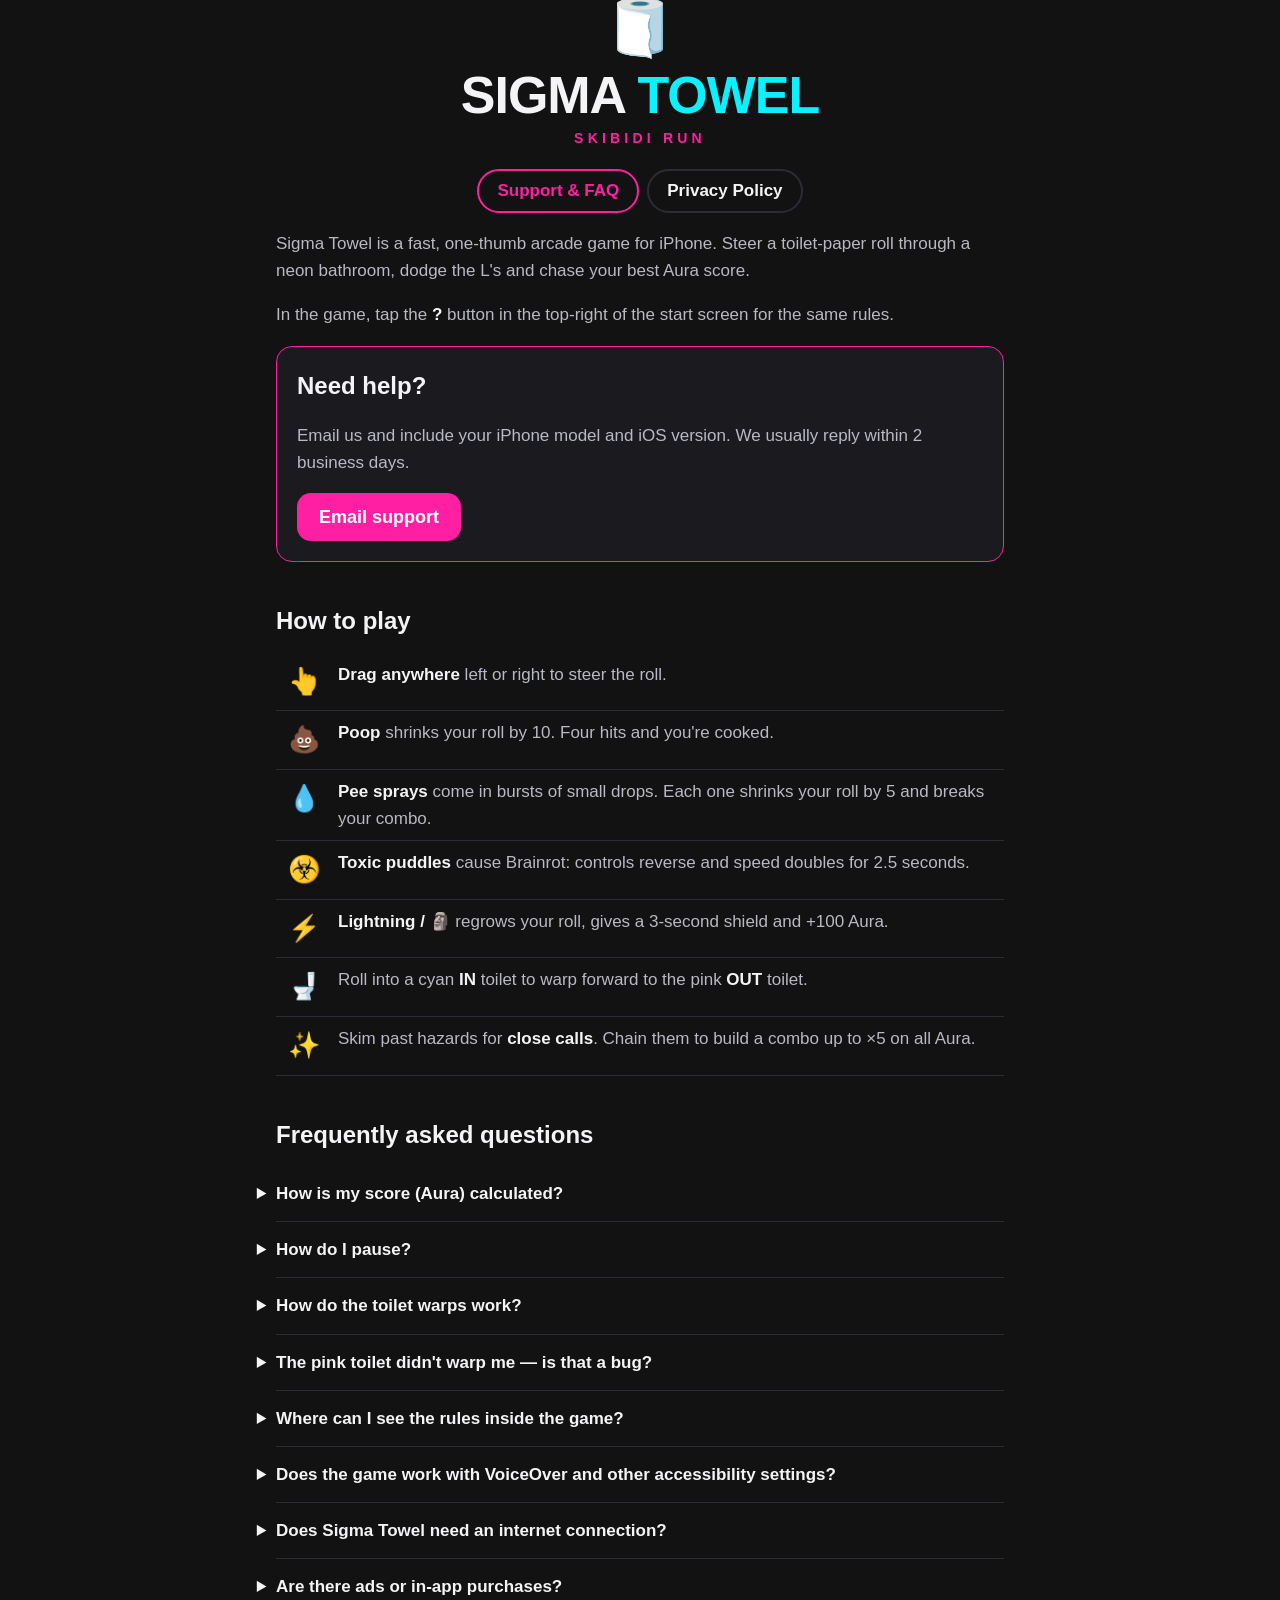
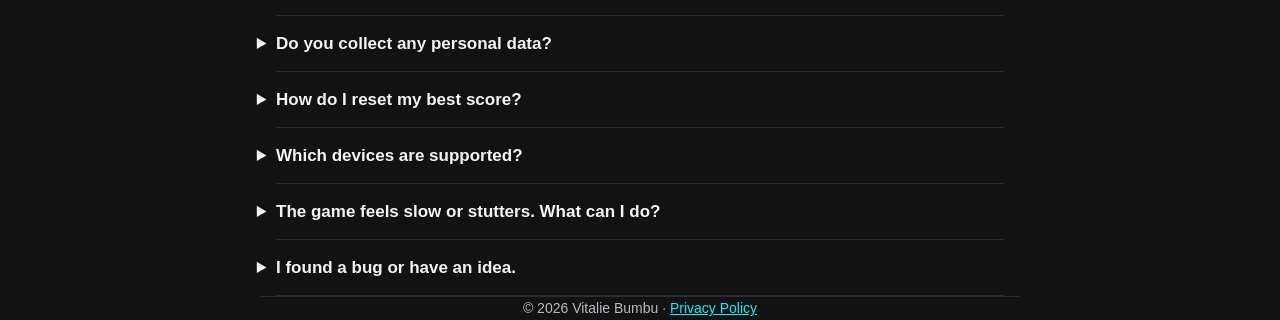
<file: index.html>
<!doctype html>
<html lang="en">
<head>
  <meta charset="utf-8">
  <meta name="viewport" content="width=device-width, initial-scale=1">
  <title>Sigma Towel Support</title>
  <meta name="description" content="Support, FAQ and contact for Sigma Towel: Skibidi Run, an iPhone arcade game.">
  <link rel="stylesheet" href="style.css">
</head>
<body>
  <header class="wrap">
    <div class="logo" aria-hidden="true">🧻</div>
    <h1>SIGMA <span>TOWEL</span></h1>
    <div class="tag">SKIBIDI RUN</div>
    <nav aria-label="Site">
      <a href="index.html" aria-current="page">Support &amp; FAQ</a>
      <a href="privacy.html">Privacy Policy</a>
    </nav>
  </header>

  <main class="wrap">
    <p>Sigma Towel is a fast, one-thumb arcade game for iPhone. Steer a toilet-paper roll through a neon bathroom, dodge the L's and chase your best Aura score.</p>
    <p>In the game, tap the <strong>?</strong> button in the top-right of the start screen for the same rules.</p>

    <section class="card contact" aria-labelledby="contact">
      <h2 id="contact" style="margin-top:0">Need help?</h2>
      <p>Email us and include your iPhone model and iOS version. We usually reply within 2 business days.</p>
      <a class="button" href="mailto:ruviel.box@gmail.com?subject=Sigma%20Towel%20support">Email support</a>
    </section>

    <h2 id="how">How to play</h2>
    <table>
      <tr><td aria-hidden="true">👆</td><td><strong>Drag anywhere</strong> left or right to steer the roll.</td></tr>
      <tr><td aria-hidden="true">💩</td><td><strong>Poop</strong> shrinks your roll by 10. Four hits and you're cooked.</td></tr>
      <tr><td aria-hidden="true">💧</td><td><strong>Pee sprays</strong> come in bursts of small drops. Each one shrinks your roll by 5 and breaks your combo.</td></tr>
      <tr><td aria-hidden="true">☣️</td><td><strong>Toxic puddles</strong> cause Brainrot: controls reverse and speed doubles for 2.5 seconds.</td></tr>
      <tr><td aria-hidden="true">⚡</td><td><strong>Lightning / 🗿</strong> regrows your roll, gives a 3-second shield and +100 Aura.</td></tr>
      <tr><td aria-hidden="true">🚽</td><td>Roll into a cyan <strong>IN</strong> toilet to warp forward to the pink <strong>OUT</strong> toilet.</td></tr>
      <tr><td aria-hidden="true">✨</td><td>Skim past hazards for <strong>close calls</strong>. Chain them to build a combo up to ×5 on all Aura.</td></tr>
    </table>

    <h2 id="faq">Frequently asked questions</h2>

    <details>
      <summary>How is my score (Aura) calculated?</summary>
      <p>You earn 10 Aura every second you survive, +25 for each close call, +50 for each warp and +100 for each power-up. All of it is multiplied by your current combo (up to ×5). Taking any hit resets the combo.</p>
    </details>
    <details>
      <summary>How do I pause?</summary>
      <p>Tap the pause button in the top-left corner. The game also pauses automatically when you get a call, open Control Center or leave the app, and only resumes when you tap the screen.</p>
    </details>
    <details>
      <summary>How do the toilet warps work?</summary>
      <p>Toilets come in pairs: a cyan <strong>IN</strong> toilet and a pink <strong>OUT</strong> toilet further up the track. Roll into the IN toilet and the whole bathroom jumps forward in a flash, so you land on the OUT toilet in your own row. Each warp gives +50 Aura (times your combo) and a short moment of protection when you land.</p>
      <ul>
        <li>Only IN toilets warp you, and always <strong>forward</strong>. You are never sent back.</li>
        <li>Rolling over a pink OUT toilet on its own does nothing.</li>
        <li>After a warp there is a short cooldown before the next one.</li>
      </ul>
    </details>
    <details>
      <summary>The pink toilet didn't warp me — is that a bug?</summary>
      <p>No. Pink <strong>OUT</strong> toilets are exits only, so rolling over one is harmless. Aim for the cyan <strong>IN</strong> toilet.</p>
    </details>
    <details>
      <summary>Where can I see the rules inside the game?</summary>
      <p>On the start screen, tap the <strong>?</strong> button in the top-right corner to open <strong>How it works</strong>. Tap anywhere to go back. With VoiceOver, it is in the Actions rotor on the start screen.</p>
    </details>
    <details>
      <summary>Does the game work with VoiceOver and other accessibility settings?</summary>
      <p>Yes. VoiceOver reads your score, roll size and game events, and lets you drag to steer directly. A two-finger double tap (Magic Tap) pauses. With <strong>Reduce Motion</strong> on, screen shake, pulses and drifting text are turned off. All text meets WCAG AA contrast.</p>
    </details>
    <details>
      <summary>Does Sigma Towel need an internet connection?</summary>
      <p>No. The game works fully offline.</p>
    </details>
    <details>
      <summary>Are there ads or in-app purchases?</summary>
      <p>No. There are no ads, no in-app purchases and no accounts.</p>
    </details>
    <details>
      <summary>Do you collect any personal data?</summary>
      <p>No. Your best score is stored only on your iPhone. See the <a href="privacy.html">Privacy Policy</a>.</p>
    </details>
    <details>
      <summary>How do I reset my best score?</summary>
      <p>Delete the app and reinstall it. Your best score is stored only on this device, so deleting the app erases it.</p>
    </details>
    <details>
      <summary>Which devices are supported?</summary>
      <p>iPhone with iOS 17 or later. The game plays in portrait orientation.</p>
    </details>
    <details>
      <summary>The game feels slow or stutters. What can I do?</summary>
      <p>Close other apps, turn off Low Power Mode and make sure iOS is up to date. If it continues, email us your iPhone model and iOS version.</p>
    </details>
    <details>
      <summary>I found a bug or have an idea.</summary>
      <p>We'd love to hear it. <a href="mailto:ruviel.box@gmail.com?subject=Sigma%20Towel%20feedback">Email us</a>, and add a screenshot if you can.</p>
    </details>
  </main>

  <footer class="wrap">
    © 2026 Vitalie Bumbu · <a href="privacy.html">Privacy Policy</a>
  </footer>
</body>
</html>
</file>
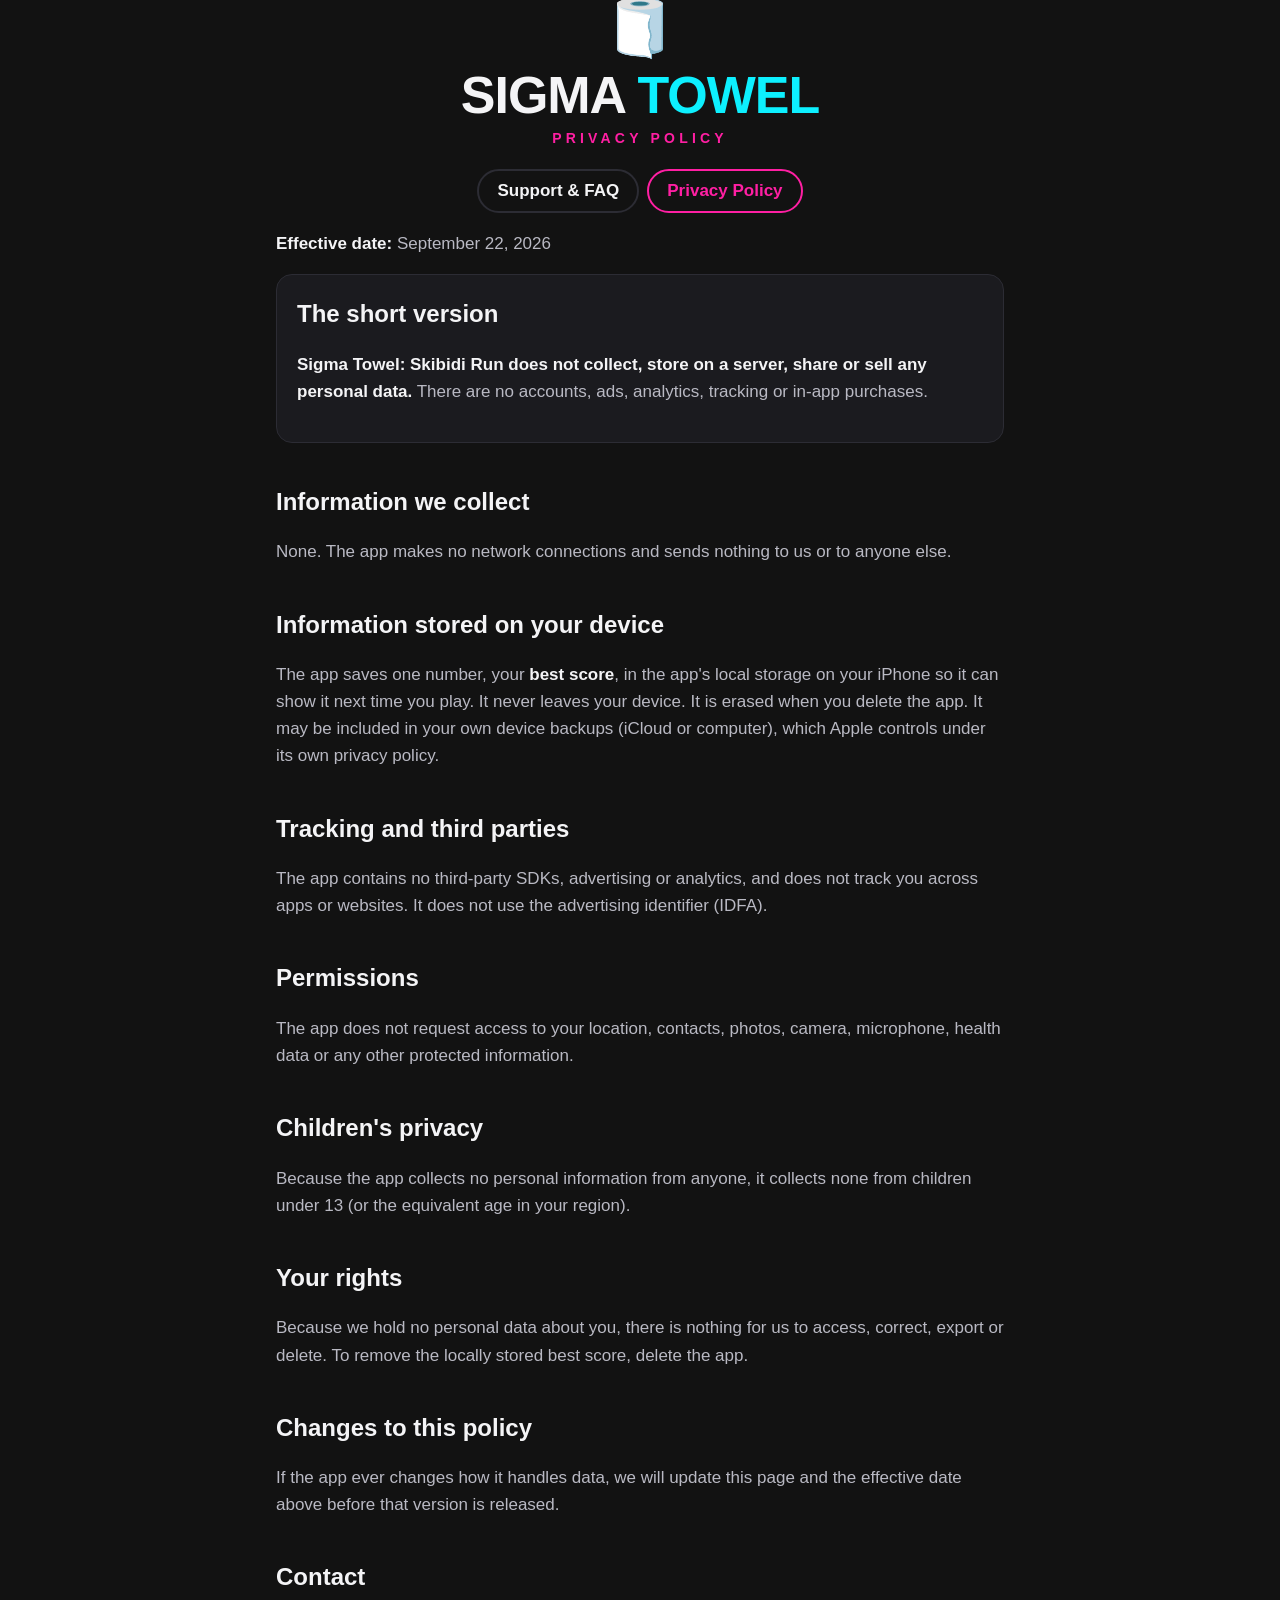
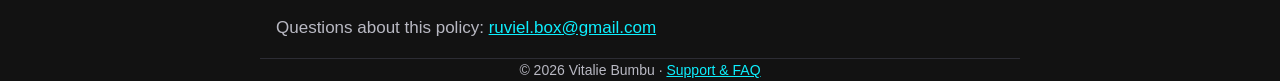
<file: privacy.html>
<!doctype html>
<html lang="en">
<head>
  <meta charset="utf-8">
  <meta name="viewport" content="width=device-width, initial-scale=1">
  <title>Sigma Towel Privacy</title>
  <meta name="description" content="Privacy policy for Sigma Towel: Skibidi Run. The app collects no personal data.">
  <link rel="stylesheet" href="style.css">
</head>
<body>
  <header class="wrap">
    <div class="logo" aria-hidden="true">🧻</div>
    <h1>SIGMA <span>TOWEL</span></h1>
    <div class="tag">PRIVACY POLICY</div>
    <nav aria-label="Site">
      <a href="index.html">Support &amp; FAQ</a>
      <a href="privacy.html" aria-current="page">Privacy Policy</a>
    </nav>
  </header>

  <main class="wrap">
    <p><strong>Effective date:</strong> September 22, 2026</p>

    <section class="card">
      <h2 style="margin-top:0">The short version</h2>
      <p><strong>Sigma Towel: Skibidi Run does not collect, store on a server, share or sell any personal data.</strong> There are no accounts, ads, analytics, tracking or in-app purchases.</p>
    </section>

    <h2>Information we collect</h2>
    <p>None. The app makes no network connections and sends nothing to us or to anyone else.</p>

    <h2>Information stored on your device</h2>
    <p>The app saves one number, your <strong>best score</strong>, in the app's local storage on your iPhone so it can show it next time you play. It never leaves your device. It is erased when you delete the app. It may be included in your own device backups (iCloud or computer), which Apple controls under its own privacy policy.</p>

    <h2>Tracking and third parties</h2>
    <p>The app contains no third-party SDKs, advertising or analytics, and does not track you across apps or websites. It does not use the advertising identifier (IDFA).</p>

    <h2>Permissions</h2>
    <p>The app does not request access to your location, contacts, photos, camera, microphone, health data or any other protected information.</p>

    <h2>Children's privacy</h2>
    <p>Because the app collects no personal information from anyone, it collects none from children under 13 (or the equivalent age in your region).</p>

    <h2>Your rights</h2>
    <p>Because we hold no personal data about you, there is nothing for us to access, correct, export or delete. To remove the locally stored best score, delete the app.</p>

    <h2>Changes to this policy</h2>
    <p>If the app ever changes how it handles data, we will update this page and the effective date above before that version is released.</p>

    <h2>Contact</h2>
    <p>Questions about this policy: <a href="mailto:ruviel.box@gmail.com?subject=Sigma%20Towel%20privacy">ruviel.box@gmail.com</a></p>
  </main>

  <footer class="wrap">
    © 2026 Vitalie Bumbu · <a href="index.html">Support &amp; FAQ</a>
  </footer>
</body>
</html>
</file>
<file: style.css>
:root {
  --bg: #121212;
  --panel: #1b1b1f;
  --text: #f4f4f6;
  --muted: #b9b9c3;
  --pink: #ff1fa3;
  --cyan: #0df0ff;
  --lime: #a3ff14;
  --line: #2c2c34;
}
* { box-sizing: border-box; }
html { -webkit-text-size-adjust: 100%; }
body {
  margin: 0;
  background: var(--bg);
  color: var(--text);
  font: 17px/1.6 -apple-system, BlinkMacSystemFont, "Avenir Next", "Segoe UI", sans-serif;
}
a { color: var(--cyan); }
a:focus-visible, summary:focus-visible { outline: 3px solid var(--lime); outline-offset: 3px; border-radius: 4px; }
.wrap { max-width: 760px; margin: 0 auto; padding: 0 16px; }
header { padding: 48px 0 24px; text-align: center; }
.logo { font-size: 56px; line-height: 1; }
h1 { margin: 12px 0 4px; font-size: clamp(34px, 8vw, 52px); font-weight: 900; letter-spacing: -0.02em; line-height: 1.05; }
h1 span { color: var(--cyan); }
.tag { color: var(--pink); font-weight: 800; letter-spacing: 0.3em; font-size: 14px; }
nav { display: flex; gap: 8px; justify-content: center; flex-wrap: wrap; margin-top: 20px; }
nav a {
  min-height: 44px; display: inline-flex; align-items: center; padding: 0 18px;
  border: 2px solid var(--line); border-radius: 999px; text-decoration: none; font-weight: 700; color: var(--text);
}
nav a[aria-current="page"] { border-color: var(--pink); color: var(--pink); }
main { padding-bottom: 48px; }
h2 { font-size: 24px; margin: 40px 0 12px; }
h3 { font-size: 18px; margin: 24px 0 6px; }
p, li { color: var(--muted); }
strong { color: var(--text); }
.card { background: var(--panel); border: 1px solid var(--line); border-radius: 16px; padding: 20px; margin: 16px 0; }
.contact { border-color: var(--pink); }
.button {
  display: inline-flex; align-items: center; min-height: 48px; padding: 0 22px; border-radius: 14px;
  background: var(--pink); color: #fff; font-weight: 800; text-decoration: none; font-size: 18px;
}
details { border-bottom: 1px solid var(--line); }
summary { cursor: pointer; padding: 14px 0; font-weight: 700; color: var(--text); min-height: 44px; list-style-position: outside; }
details p, details ul { margin-top: 0; }
table { width: 100%; border-collapse: collapse; }
td { padding: 8px 6px; border-bottom: 1px solid var(--line); vertical-align: top; color: var(--muted); }
td:first-child { width: 56px; font-size: 26px; text-align: center; }
footer { border-top: 1px solid var(--line); padding: 24px 0 40px; color: var(--muted); font-size: 14px; text-align: center; }
@media (prefers-reduced-motion: no-preference) { html { scroll-behavior: smooth; } }
</file>
